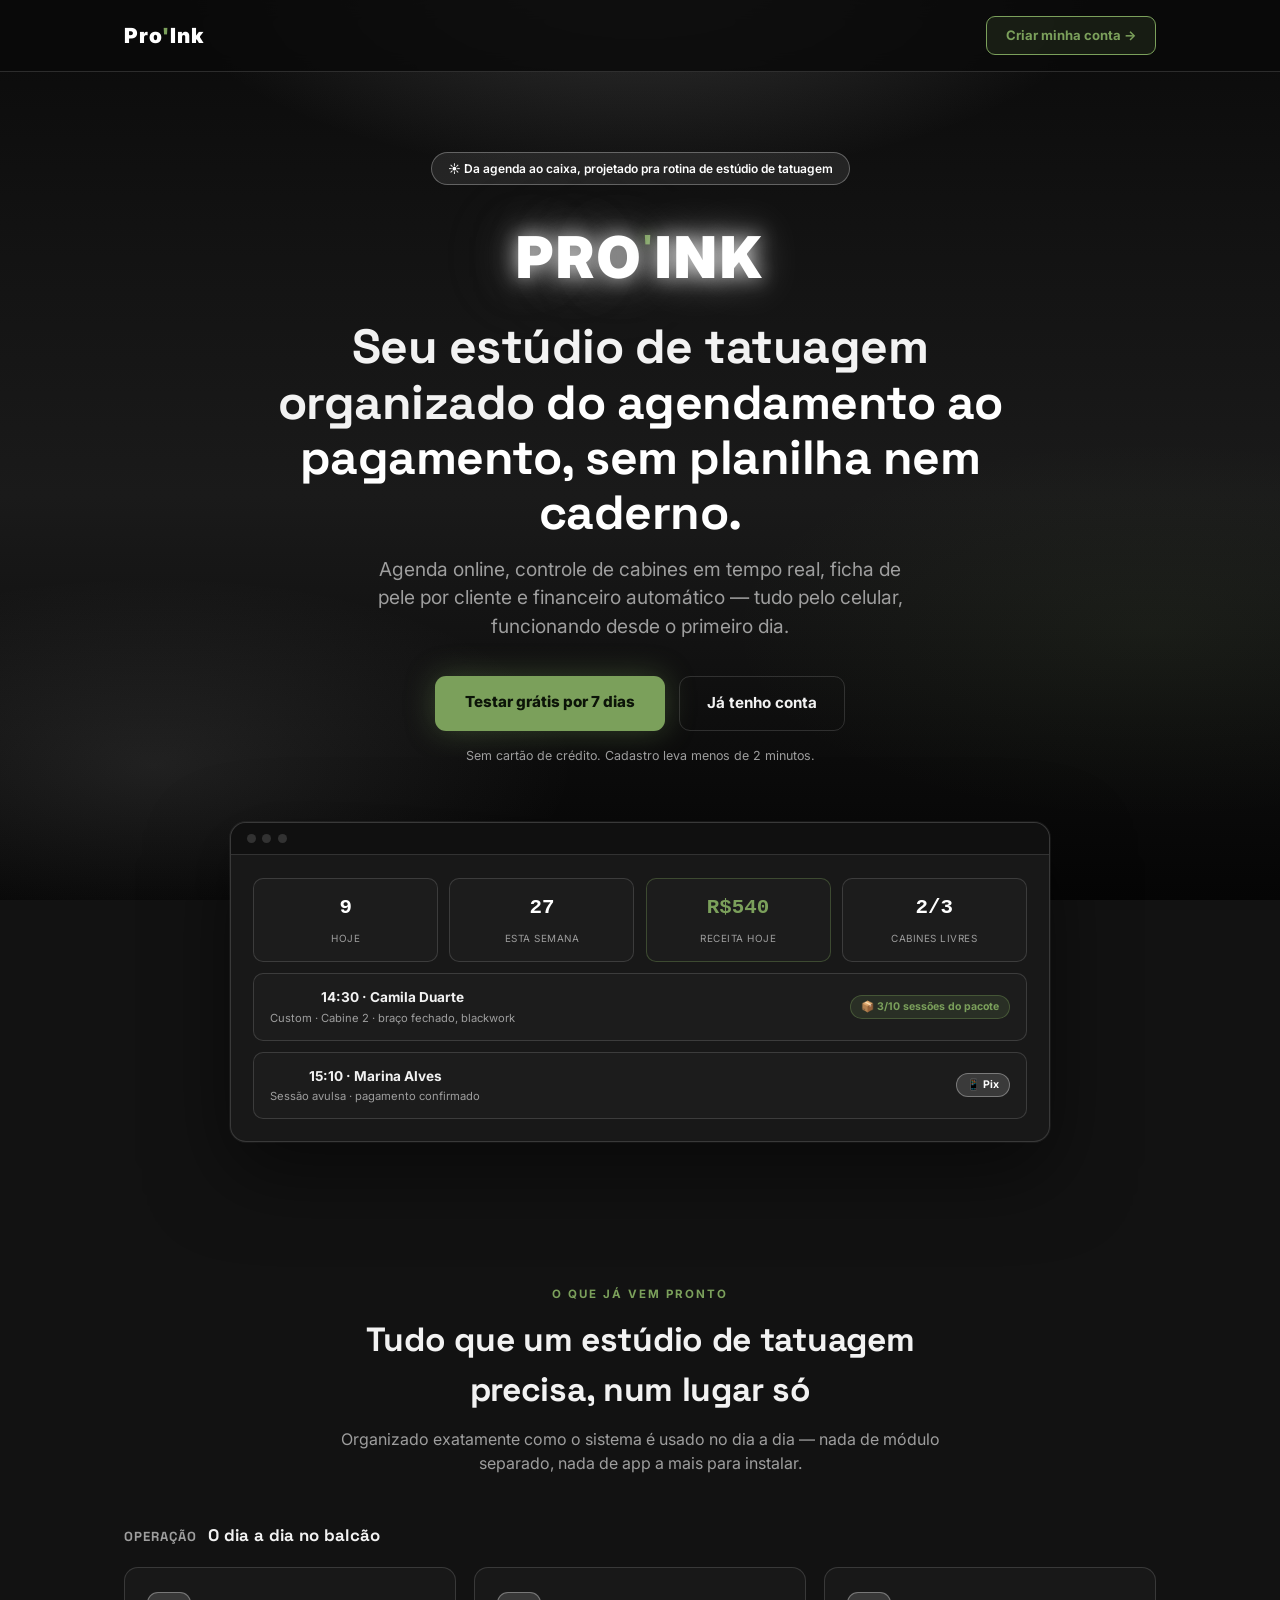
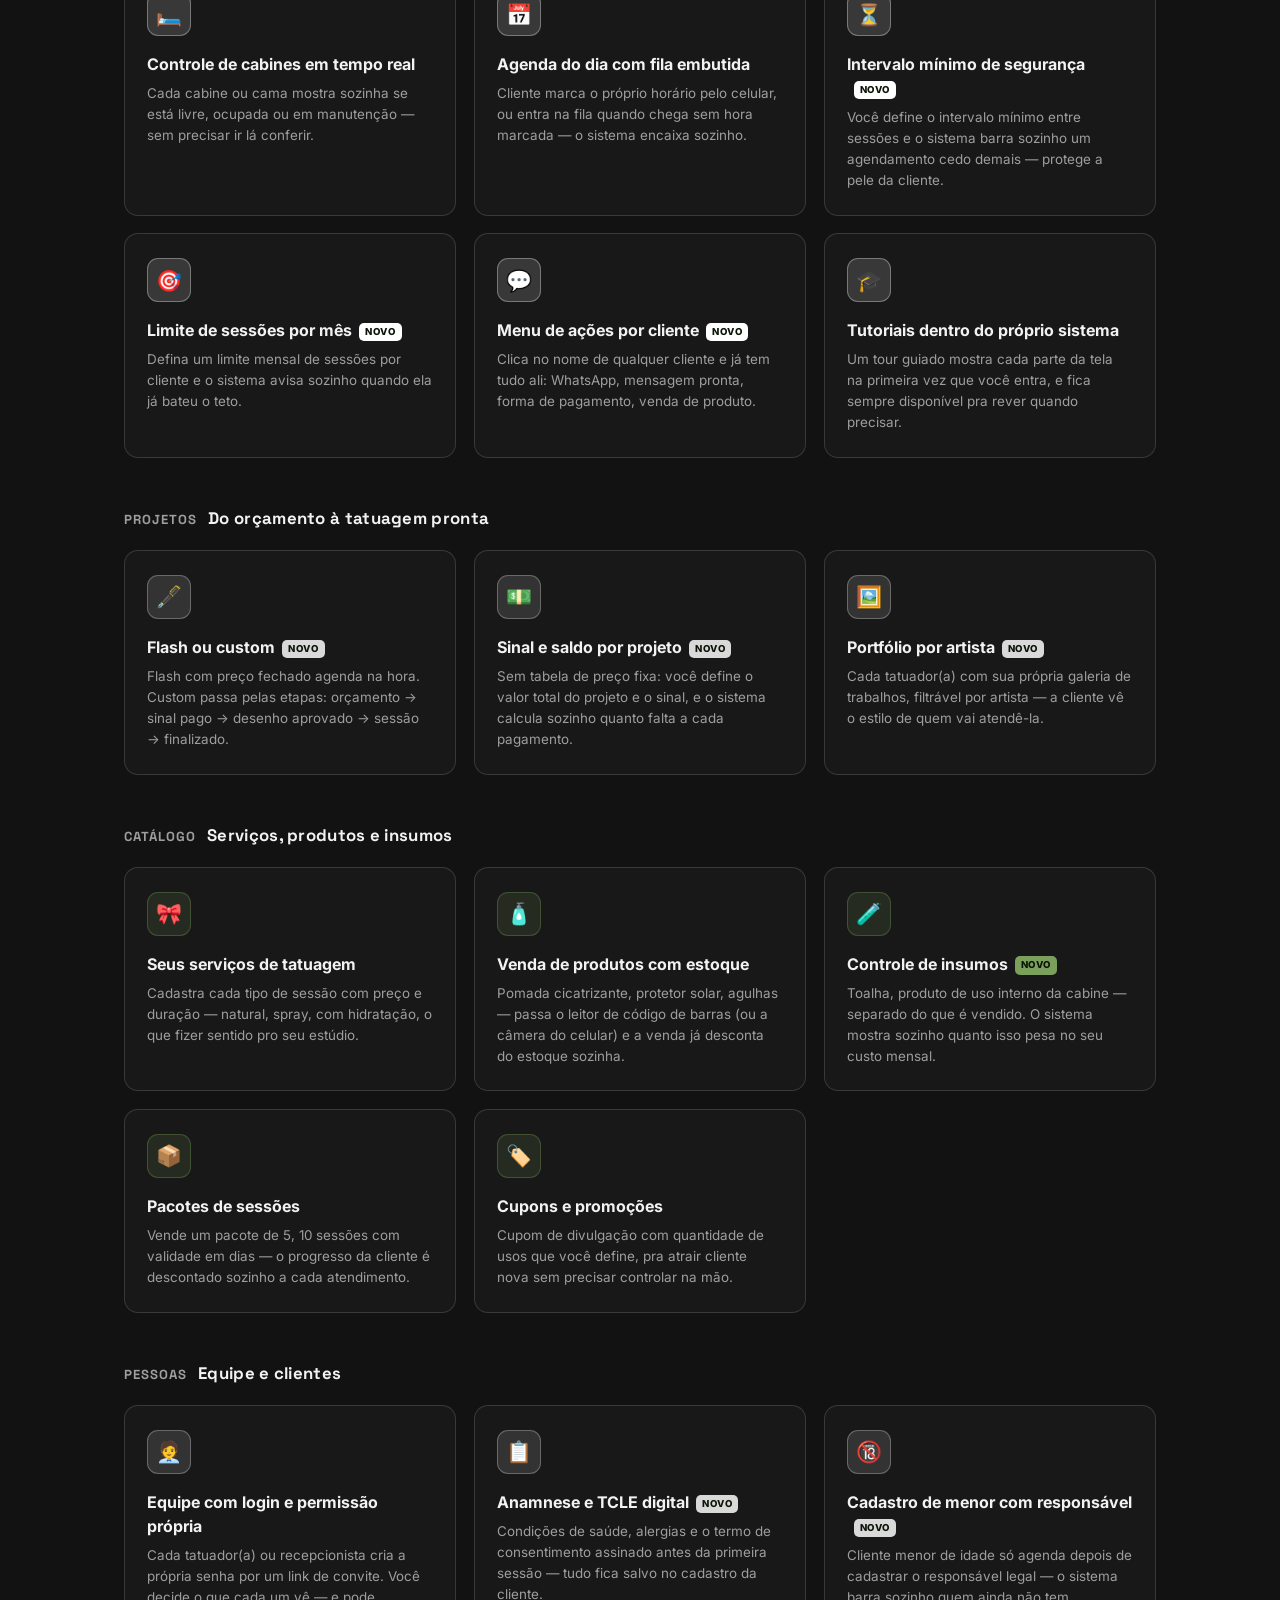
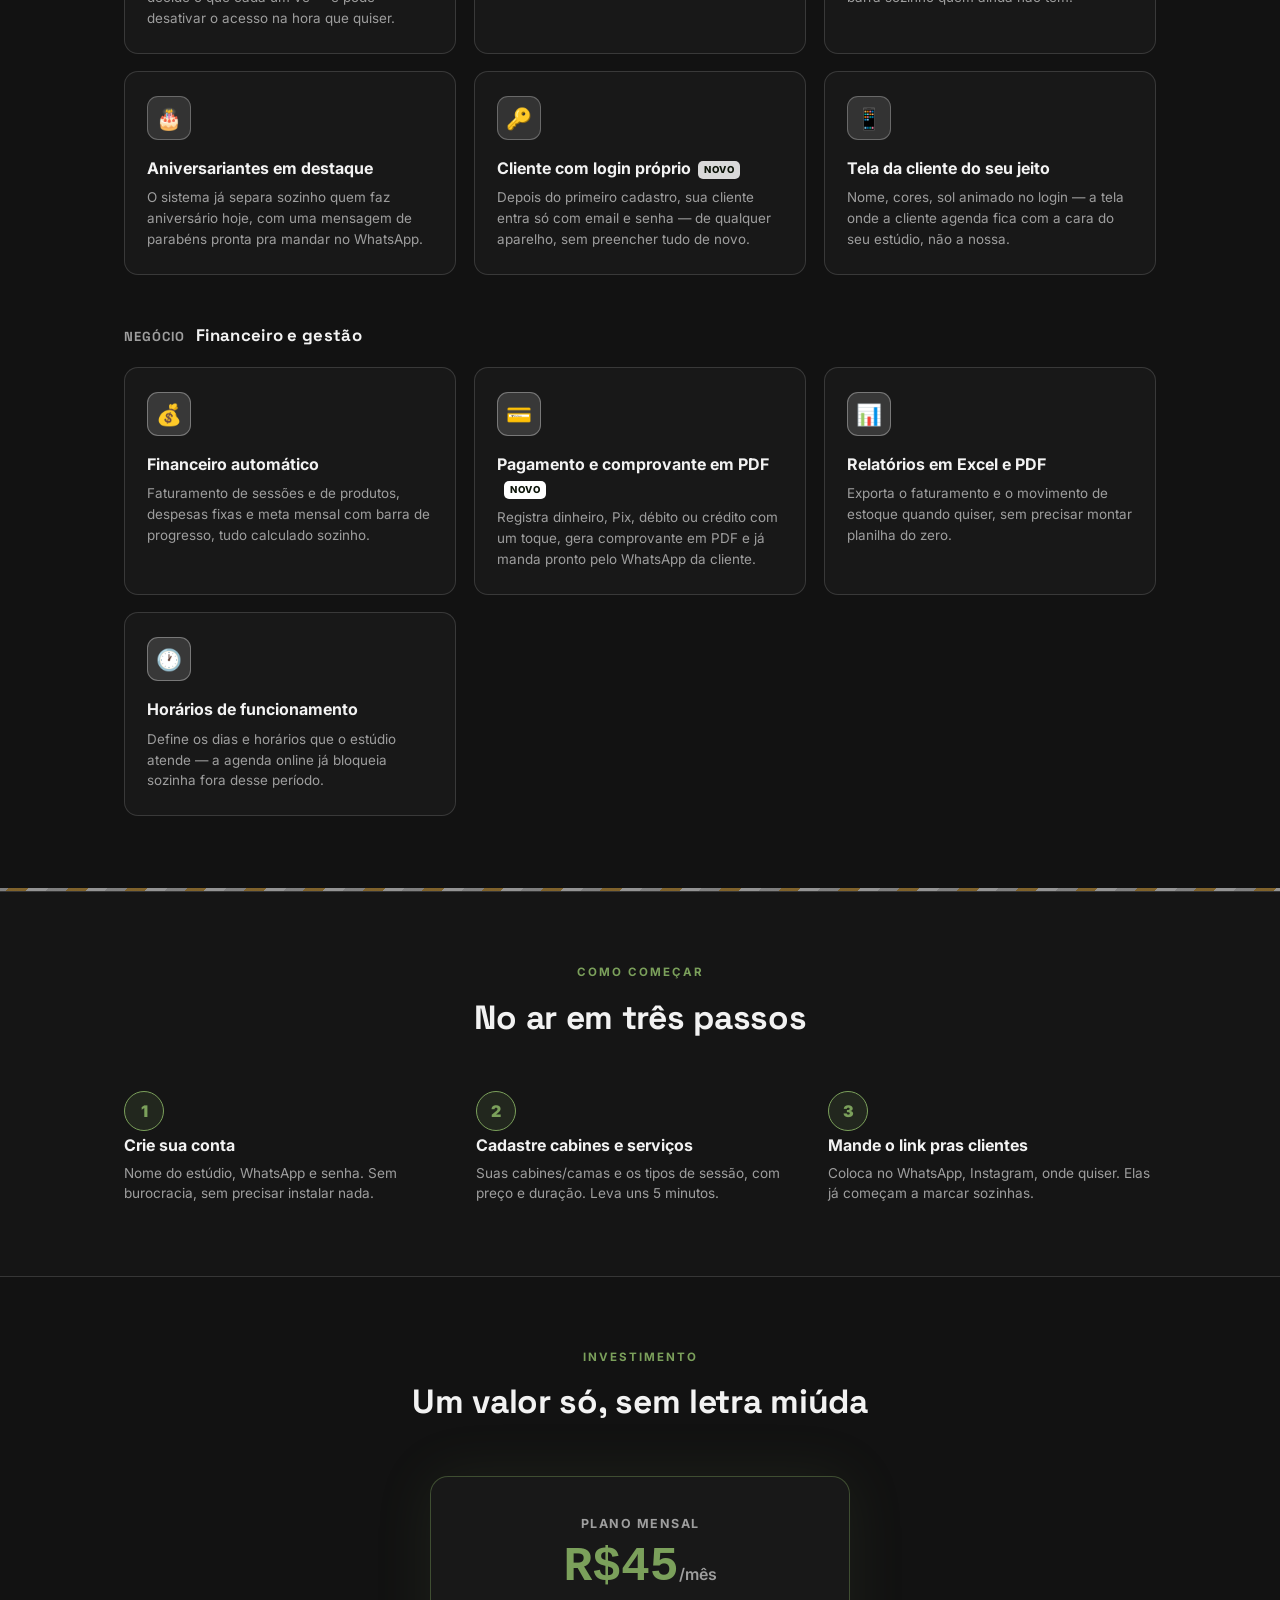
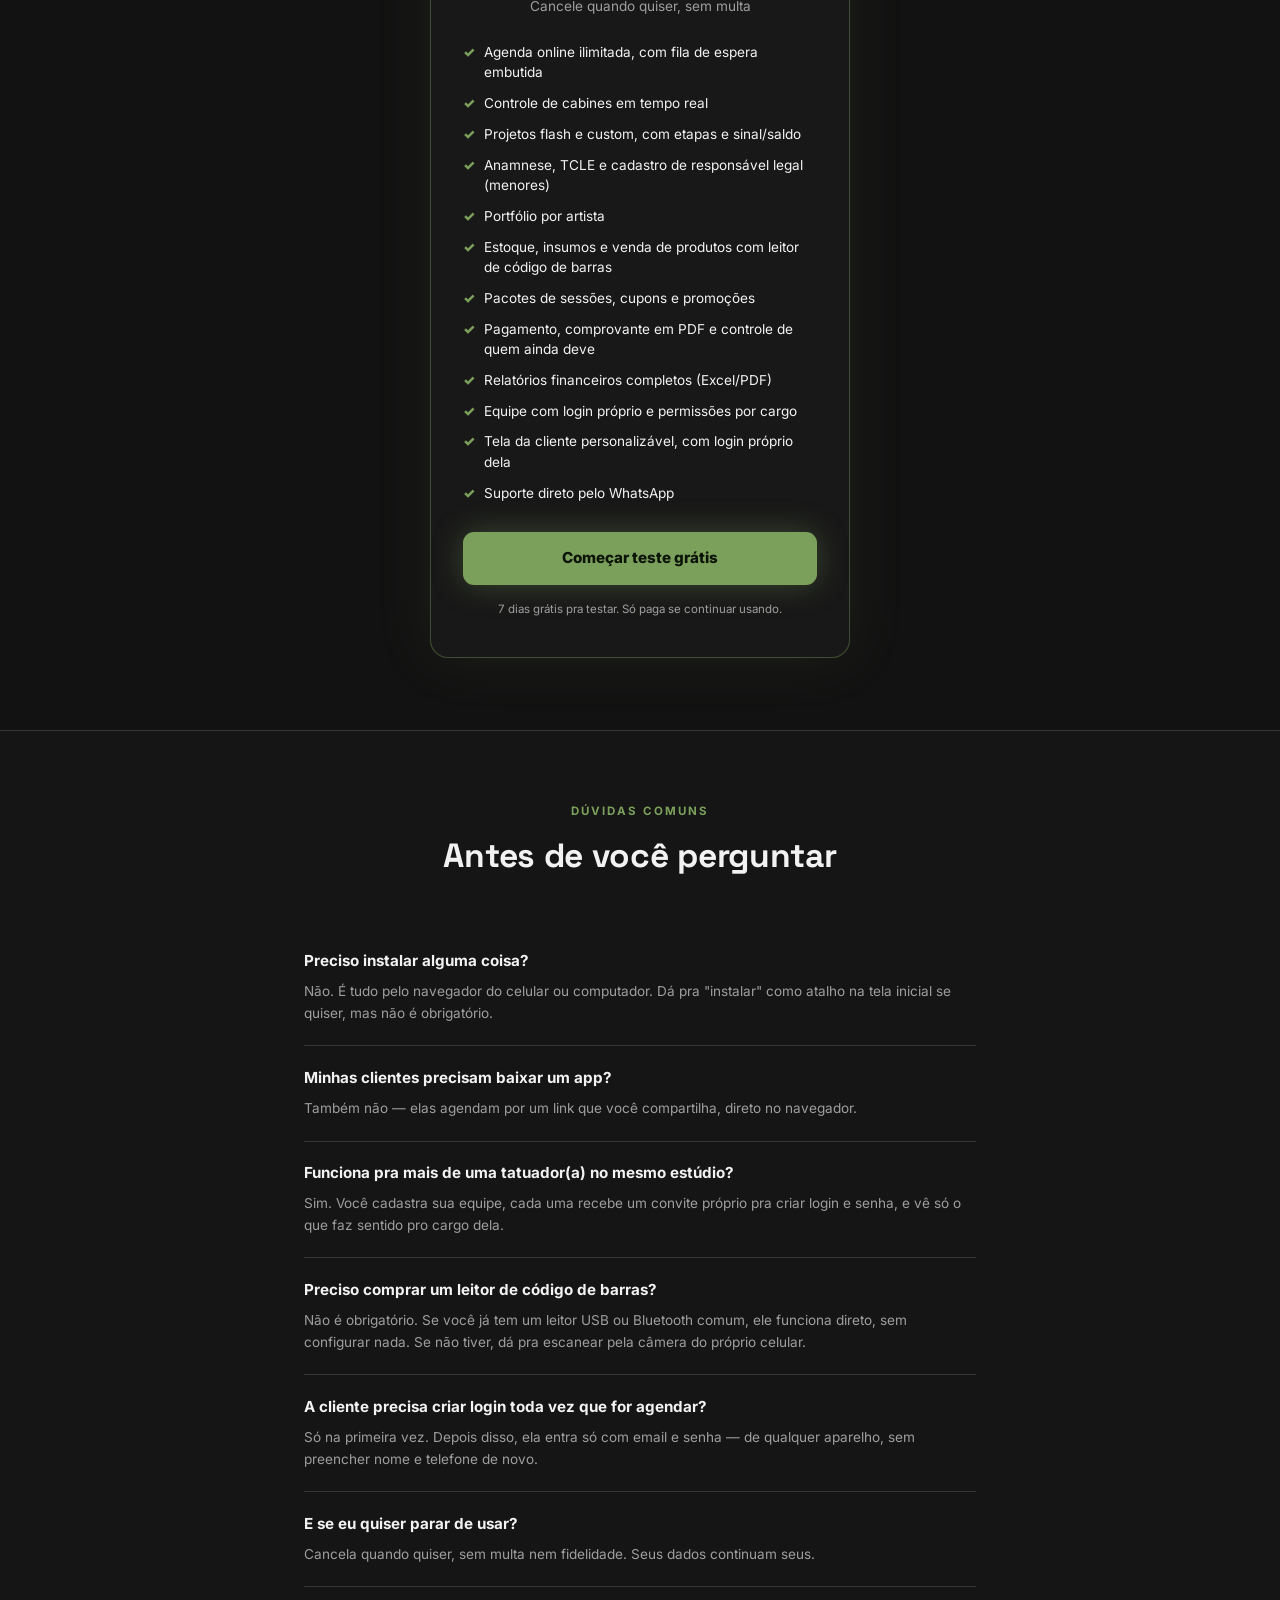
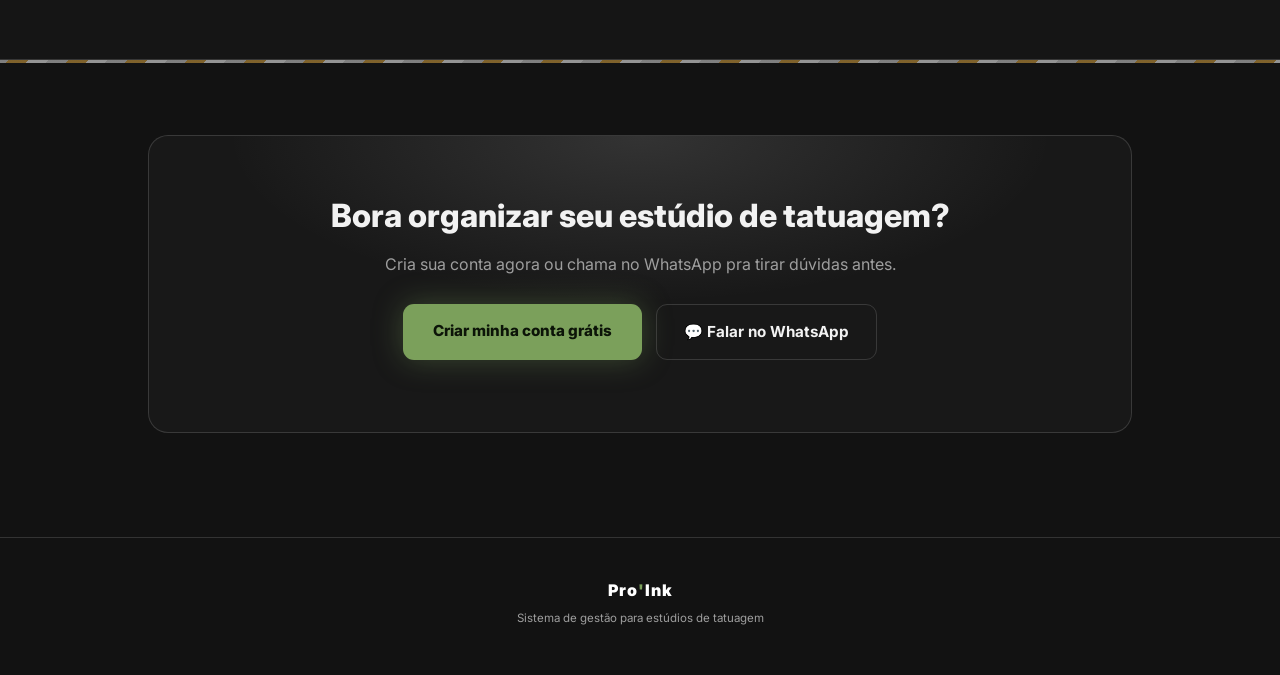
<file: vender.html>
<!DOCTYPE html>
<html lang="pt-BR">
<head>
<meta charset="UTF-8">
<meta name="viewport" content="width=device-width, initial-scale=1.0">
<title>Pro'Ink — Sistema de Gestão para Estúdios de Tatuagem</title>
<link rel="icon" href="icons/favicon.png" type="image/png">
<link rel="apple-touch-icon" href="icons/icon-180.png">
<meta name="theme-color" content="#121212">
<meta name="description" content="O sistema que organiza seu estúdio de tatuagem: agenda, cabines, ficha de pele, pacotes de sessões e financeiro — tudo no celular.">
<link rel="preconnect" href="https://fonts.googleapis.com">
<link rel="preconnect" href="https://fonts.gstatic.com" crossorigin>
<link href="https://fonts.googleapis.com/css2?family=Inter:wght@400;500;600;700;800;900&family=Space+Grotesk:wght@500;600;700&display=swap" rel="stylesheet">
<style>
:root{
    --bg:#121212;--card:#1C1C1C;--card2:#181818;--border:rgba(255,255,255,.14);
    --accent:#D9D9D9;--accent-light:#FFFFFF;--green:#7BA05B;--red:#C1554A;--yellow:#D9A441;
    --text:#F2F2F2;--muted:#9E9E9E;--accent-rgb:217,217,217;
    --font:'Inter',system-ui,sans-serif;--font-display:'Space Grotesk','Inter',system-ui,sans-serif;
}
*{margin:0;padding:0;box-sizing:border-box;}
html{scroll-behavior:smooth;}
body{
    background:var(--bg);color:var(--text);font-family:var(--font);
    line-height:1.5;overflow-x:hidden;
}
a{color:inherit;}
.wrap{max-width:1080px;margin:0 auto;padding:0 1.5rem;}
img{max-width:100%;display:block;}

/* ══ fundo ══ */
#bg{
    position:fixed;inset:0;z-index:-1;
    background:
        radial-gradient(ellipse 70% 45% at 50% -5%, rgba(var(--accent-rgb),.22) 0%, transparent 55%),
        radial-gradient(ellipse 55% 35% at 12% 85%, rgba(var(--accent-rgb),.10) 0%, transparent 60%),
        radial-gradient(ellipse 55% 35% at 90% 70%, rgba(123,160,91,.07) 0%, transparent 60%),
        linear-gradient(180deg,#0a0a0a 0%,#121212 25%,#1a1a1a 55%,#0e0e0e 80%,#050505 100%);
}

/* ══ nav ══ */
nav{
    position:sticky;top:0;z-index:100;
    background:rgba(10,10,10,.85);backdrop-filter:blur(10px);
    border-bottom:1px solid var(--border);
}
nav .wrap{display:flex;align-items:center;justify-content:space-between;padding:1rem 1.5rem;}
.nav-logo{font-size:1.3rem;font-weight:900;letter-spacing:1px;color:var(--accent-light);}
.nav-logo span{color:#fff;}
.nav-cta{
    background:rgba(123,160,91,.12);border:1.5px solid var(--green);color:var(--green);
    padding:.55rem 1.15rem;border-radius:9px;font-weight:700;font-size:.82rem;
    text-decoration:none;white-space:nowrap;transition:background .2s;
}
.nav-cta:hover{background:rgba(123,160,91,.22);}

/* ══ hero ══ */
.hero{padding:5rem 0 4.5rem;text-align:center;position:relative;}
.hero-badge{
    display:inline-flex;align-items:center;gap:.5rem;
    background:rgba(var(--accent-rgb),.10);border:1px solid rgba(var(--accent-rgb),.35);
    border-radius:30px;padding:.4rem 1rem;font-size:.75rem;color:var(--accent-light);
    font-weight:600;margin-bottom:1.8rem;
}
.hero-logo{font-size:clamp(2.2rem,7vw,3.6rem);font-weight:900;letter-spacing:3px;color:var(--accent-light);
    text-shadow:0 0 20px rgba(var(--accent-rgb),.9),0 0 40px rgba(var(--accent-rgb),.5),0 0 80px rgba(var(--accent-rgb),.25);
    animation:flicker 4s infinite;margin-bottom:.4rem;}
.hero-logo .b{color:#fff;text-shadow:0 0 20px rgba(255,255,255,.8),0 0 40px rgba(var(--accent-rgb),.6);}
.hero-logo .apo{color:var(--green);text-shadow:0 0 14px rgba(123,160,91,.95);vertical-align:super;font-size:.55em;}
@keyframes flicker{0%,92%,96%,100%{opacity:1;}93%{opacity:.85;}94%{opacity:1;}95%{opacity:.72;}}
h1{
    font-family:var(--font-display);
    font-size:clamp(1.8rem,4.4vw,3rem);font-weight:700;line-height:1.15;
    max-width:760px;margin:1.2rem auto .9rem;letter-spacing:-.5px;
}
h1 .hl{color:var(--accent-light);}
.hero-sub{
    font-size:clamp(1rem,1.6vw,1.2rem);color:var(--muted);max-width:560px;
    margin:0 auto 2.2rem;
}
.hero-ctas{display:flex;gap:.85rem;justify-content:center;flex-wrap:wrap;margin-bottom:1rem;}
.btn-primary-cta{
    background:var(--green);color:#0c1408;font-weight:800;font-size:.95rem;
    padding:.95rem 1.9rem;border-radius:11px;text-decoration:none;
    box-shadow:0 0 30px rgba(123,160,91,.35);transition:transform .15s,box-shadow .15s;
}
.btn-primary-cta:hover{transform:translateY(-2px);box-shadow:0 0 40px rgba(123,160,91,.5);}
.btn-secondary-cta{
    background:transparent;color:var(--text);font-weight:700;font-size:.95rem;
    padding:.95rem 1.7rem;border-radius:11px;text-decoration:none;
    border:1.5px solid var(--border);transition:border-color .15s,color .15s;
}
.btn-secondary-cta:hover{border-color:var(--accent-light);color:var(--accent-light);}
.hero-note{font-size:.78rem;color:var(--muted);}

/* ══ preview do painel (mockup) ══ */
.preview-wrap{max-width:820px;margin:3.5rem auto 0;position:relative;}
.preview-frame{
    background:var(--card2);border:1px solid var(--border);border-radius:16px;
    box-shadow:0 30px 80px rgba(0,0,0,.5),0 0 0 1px rgba(var(--accent-rgb),.08);
    overflow:hidden;
}
.preview-topbar{
    display:flex;align-items:center;gap:.4rem;padding:.7rem 1rem;
    border-bottom:1px solid var(--border);background:rgba(10,10,10,.6);
}
.preview-dot{width:9px;height:9px;border-radius:50%;background:var(--border);}
.preview-body{padding:1.4rem;display:grid;grid-template-columns:repeat(4,1fr);gap:.7rem;}
.pv-kpi{background:var(--card);border:1px solid var(--border);border-radius:10px;padding:.85rem;}
.pv-kpi b{display:block;font-size:1.3rem;font-weight:900;color:var(--accent-light);font-family:monospace;}
.pv-kpi span{font-size:.62rem;color:var(--muted);text-transform:uppercase;letter-spacing:.5px;}
.pv-row{grid-column:1/-1;background:var(--card);border:1px solid var(--border);border-radius:10px;padding:.8rem 1rem;display:flex;align-items:center;justify-content:space-between;gap:.6rem;flex-wrap:wrap;}
.pv-row .nm{font-weight:700;font-size:.85rem;}
.pv-row .sub{font-size:.7rem;color:var(--muted);margin-top:.15rem;}
.pv-badge{background:rgba(123,160,91,.14);color:var(--green);border:1px solid rgba(123,160,91,.35);border-radius:20px;padding:.2rem .6rem;font-size:.66rem;font-weight:700;}

/* ══ seções ══ */
section{padding:4.5rem 0;}
.eyebrow{
    font-size:.72rem;font-weight:700;letter-spacing:2px;text-transform:uppercase;
    color:var(--green);margin-bottom:.7rem;
}
.section-head{text-align:center;max-width:600px;margin:0 auto 3rem;}
.section-head h2{font-family:var(--font-display);font-size:clamp(1.5rem,3vw,2.1rem);font-weight:700;letter-spacing:-.3px;margin-bottom:.7rem;}
.section-head p{color:var(--muted);font-size:1rem;}

/* ══ divisor "raios de sol" — elemento assinatura da página, ecoando o sol
   giratório da tela de login. Uma faixa fina e quente marcando a transição
   entre os grandes blocos de conteúdo. ══ */
.sun-divider{
    height:3px;width:100%;overflow:hidden;position:relative;
    background:repeating-linear-gradient(-45deg,
        var(--accent) 0 14px, var(--accent-light) 14px 28px, var(--yellow) 28px 42px);
    background-size:200% 100%;
    animation:sunSlide 6s linear infinite;
    opacity:.55;
}
@keyframes sunSlide{from{background-position:0 0;}to{background-position:-84px 0;}}
@media(prefers-reduced-motion:reduce){.sun-divider{animation:none;}}

/* grid de recursos */
.feature-groups{display:flex;flex-direction:column;gap:3rem;}
.feature-group-head{display:flex;align-items:baseline;gap:.7rem;margin-bottom:1.2rem;}
.feature-group-num{font-family:var(--font-display);font-size:.78rem;font-weight:700;color:var(--group-c,var(--accent-light));letter-spacing:1px;}
.feature-group-head h3{font-family:var(--font-display);font-size:1.05rem;font-weight:700;letter-spacing:.3px;}
.feature-group-head span{color:var(--muted);font-size:.82rem;}
.features{display:grid;grid-template-columns:repeat(3,1fr);gap:1.1rem;}
.feature-card{
    background:var(--card2);border:1px solid var(--border);border-radius:14px;
    padding:1.5rem 1.4rem;transition:border-color .2s,transform .2s;
}
.feature-card:hover{border-color:var(--group-c,rgba(var(--accent-rgb),.4));transform:translateY(-3px);}
.feature-icon{
    width:44px;height:44px;border-radius:11px;display:flex;align-items:center;justify-content:center;
    font-size:1.3rem;margin-bottom:1rem;
    background:color-mix(in srgb, var(--group-c,var(--accent-light)) 14%, transparent);
    border:1px solid color-mix(in srgb, var(--group-c,var(--accent-light)) 32%, transparent);
}
.feature-card h3{font-size:1rem;font-weight:700;margin-bottom:.45rem;}
.feature-card p{font-size:.84rem;color:var(--muted);line-height:1.55;}
.feature-card .tag-new{display:inline-block;font-size:.6rem;font-weight:800;letter-spacing:.5px;text-transform:uppercase;color:#0c1408;background:var(--group-c,var(--green));border-radius:5px;padding:.12rem .4rem;margin-left:.4rem;vertical-align:middle;}

/* como funciona */
.steps{display:grid;grid-template-columns:repeat(3,1fr);gap:1.5rem;counter-reset:step;}
.step{position:relative;padding-top:2.6rem;}
.step::before{
    counter-increment:step;content:counter(step);
    position:absolute;top:0;left:0;
    width:2.4rem;height:2.4rem;border-radius:50%;
    background:rgba(123,160,91,.12);border:1.5px solid var(--green);color:var(--green);
    display:flex;align-items:center;justify-content:center;font-weight:900;font-size:1rem;
}
.step h3{font-size:1rem;font-weight:700;margin-bottom:.4rem;}
.step p{font-size:.85rem;color:var(--muted);}

/* preço */
.pricing-card{
    max-width:420px;margin:0 auto;background:var(--card2);
    border:1.5px solid rgba(123,160,91,.4);border-radius:18px;padding:2.4rem 2rem;
    text-align:center;box-shadow:0 0 60px rgba(123,160,91,.10);
}
.price-tag{font-size:.78rem;color:var(--muted);text-transform:uppercase;letter-spacing:1.5px;font-weight:700;margin-bottom:.6rem;}
.price-val{font-size:3rem;font-weight:900;color:var(--green);font-family:monospace;line-height:1;}
.price-val small{font-size:1rem;color:var(--muted);font-weight:600;font-family:var(--font);}
.price-per{color:var(--muted);font-size:.85rem;margin-top:.3rem;margin-bottom:1.6rem;}
.price-list{list-style:none;text-align:left;margin-bottom:1.8rem;display:flex;flex-direction:column;gap:.65rem;}
.price-list li{font-size:.85rem;color:var(--text);display:flex;align-items:flex-start;gap:.55rem;}
.price-list li::before{content:'✓';color:var(--green);font-weight:900;flex-shrink:0;}
.price-trial{font-size:.72rem;color:var(--muted);margin-top:1rem;}

/* faq */
.faq-item{border-bottom:1px solid var(--border);padding:1.3rem 0;}
.faq-item h3{font-size:.95rem;font-weight:700;margin-bottom:.5rem;}
.faq-item p{font-size:.85rem;color:var(--muted);line-height:1.6;}

/* cta final */
.cta-final{
    text-align:center;background:var(--card2);border:1px solid var(--border);
    border-radius:20px;padding:3.5rem 2rem;margin:0 1.5rem;
    position:relative;overflow:hidden;
}
.cta-final::before{
    content:'';position:absolute;inset:0;
    background:radial-gradient(ellipse 60% 80% at 50% 0%,rgba(var(--accent-rgb),.14),transparent 70%);
    pointer-events:none;
}
.cta-final h2{font-size:clamp(1.4rem,3vw,2rem);font-weight:800;margin-bottom:.7rem;position:relative;}
.cta-final p{color:var(--muted);margin-bottom:1.8rem;position:relative;}

footer{padding:2.5rem 0 3rem;text-align:center;border-top:1px solid var(--border);margin-top:2rem;}
footer .nav-logo{font-size:1rem;margin-bottom:.5rem;display:block;}
footer p{font-size:.72rem;color:var(--muted);}
footer a{color:var(--accent-light);text-decoration:none;}

@media(max-width:780px){
    .features{grid-template-columns:1fr 1fr;}
    .steps{grid-template-columns:1fr;gap:2rem;}
    .preview-body{grid-template-columns:1fr 1fr;}
}
@media(max-width:520px){
    .features{grid-template-columns:1fr;}
    .hero{padding:3.5rem 0 3rem;}
    section{padding:3.2rem 0;}
    .cta-final{margin:0 1rem;padding:2.5rem 1.4rem;}
}
</style>
</head>
<body>
<div id="bg"></div>

<nav>
    <div class="wrap">
        <div class="nav-logo"><span class="marca-pro" style="color:var(--accent-light)">Pro</span><span class="apo" style="color:var(--green)">'</span><span style="color:#fff">Ink</span></div>
        <a href="index.html" class="nav-cta cta-cadastro">Criar minha conta →</a>
    </div>
</nav>

<header class="hero">
    <div class="wrap">
        <div class="hero-badge">☀️ Da agenda ao caixa, projetado pra rotina de estúdio de tatuagem</div>
        <div class="hero-logo">PRO<span class="apo">'</span><span class="b">INK</span></div>
        <h1>Seu estúdio de tatuagem organizado <span class="hl">do agendamento ao pagamento, sem planilha nem caderno.</span></h1>
        <p class="hero-sub">Agenda online, controle de cabines em tempo real, ficha de pele por cliente e financeiro automático — tudo pelo celular, funcionando desde o primeiro dia.</p>
        <div class="hero-ctas">
            <a href="index.html" class="btn-primary-cta cta-cadastro">Testar grátis por 7 dias</a>
            <a href="tatuador.html" class="btn-secondary-cta">Já tenho conta</a>
        </div>
        <p class="hero-note">Sem cartão de crédito. Cadastro leva menos de 2 minutos.</p>

        <div class="preview-wrap">
            <div class="preview-frame">
                <div class="preview-topbar">
                    <div class="preview-dot"></div><div class="preview-dot"></div><div class="preview-dot"></div>
                </div>
                <div class="preview-body">
                    <div class="pv-kpi"><b>9</b><span>Hoje</span></div>
                    <div class="pv-kpi"><b>27</b><span>Esta semana</span></div>
                    <div class="pv-kpi" style="border-color:rgba(123,160,91,.35)"><b style="color:var(--green)">R$540</b><span>Receita hoje</span></div>
                    <div class="pv-kpi"><b>2/3</b><span>Cabines livres</span></div>
                    <div class="pv-row">
                        <div>
                            <div class="nm">14:30 · Camila Duarte</div>
                            <div class="sub">Custom · Cabine 2 · braço fechado, blackwork</div>
                        </div>
                        <span class="pv-badge">📦 3/10 sessões do pacote</span>
                    </div>
                    <div class="pv-row">
                        <div>
                            <div class="nm">15:10 · Marina Alves</div>
                            <div class="sub">Sessão avulsa · pagamento confirmado</div>
                        </div>
                        <span class="pv-badge" style="background:rgba(var(--accent-rgb),.16);color:var(--accent-light);border-color:rgba(var(--accent-rgb),.4)">📱 Pix</span>
                    </div>
                </div>
            </div>
        </div>
    </div>
</header>

<section id="recursos">
    <div class="wrap">
        <div class="section-head">
            <div class="eyebrow" style="text-align:center">O que já vem pronto</div>
            <h2>Tudo que um estúdio de tatuagem precisa, num lugar só</h2>
            <p>Organizado exatamente como o sistema é usado no dia a dia — nada de módulo separado, nada de app a mais para instalar.</p>
        </div>

        <div class="feature-groups">

            <div class="feature-group" style="--group-c:var(--accent-light)">
                <div class="feature-group-head">
                    <span class="feature-group-num">OPERAÇÃO</span>
                    <h3>O dia a dia no balcão</h3>
                </div>
                <div class="features">
                    <div class="feature-card">
                        <div class="feature-icon">🛏️</div>
                        <h3>Controle de cabines em tempo real</h3>
                        <p>Cada cabine ou cama mostra sozinha se está livre, ocupada ou em manutenção — sem precisar ir lá conferir.</p>
                    </div>
                    <div class="feature-card">
                        <div class="feature-icon">📅</div>
                        <h3>Agenda do dia com fila embutida</h3>
                        <p>Cliente marca o próprio horário pelo celular, ou entra na fila quando chega sem hora marcada — o sistema encaixa sozinho.</p>
                    </div>
                    <div class="feature-card">
                        <div class="feature-icon">⏳</div>
                        <h3>Intervalo mínimo de segurança<span class="tag-new">Novo</span></h3>
                        <p>Você define o intervalo mínimo entre sessões e o sistema barra sozinho um agendamento cedo demais — protege a pele da cliente.</p>
                    </div>
                    <div class="feature-card">
                        <div class="feature-icon">🎯</div>
                        <h3>Limite de sessões por mês<span class="tag-new">Novo</span></h3>
                        <p>Defina um limite mensal de sessões por cliente e o sistema avisa sozinho quando ela já bateu o teto.</p>
                    </div>
                    <div class="feature-card">
                        <div class="feature-icon">💬</div>
                        <h3>Menu de ações por cliente<span class="tag-new">Novo</span></h3>
                        <p>Clica no nome de qualquer cliente e já tem tudo ali: WhatsApp, mensagem pronta, forma de pagamento, venda de produto.</p>
                    </div>
                    <div class="feature-card">
                        <div class="feature-icon">🎓</div>
                        <h3>Tutoriais dentro do próprio sistema</h3>
                        <p>Um tour guiado mostra cada parte da tela na primeira vez que você entra, e fica sempre disponível pra rever quando precisar.</p>
                    </div>
                </div>
            </div>

            <div class="feature-group" style="--group-c:var(--accent)">
                <div class="feature-group-head">
                    <span class="feature-group-num">PROJETOS</span>
                    <h3>Do orçamento à tatuagem pronta</h3>
                </div>
                <div class="features">
                    <div class="feature-card">
                        <div class="feature-icon">🖋️</div>
                        <h3>Flash ou custom<span class="tag-new">Novo</span></h3>
                        <p>Flash com preço fechado agenda na hora. Custom passa pelas etapas: orçamento → sinal pago → desenho aprovado → sessão → finalizado.</p>
                    </div>
                    <div class="feature-card">
                        <div class="feature-icon">💵</div>
                        <h3>Sinal e saldo por projeto<span class="tag-new">Novo</span></h3>
                        <p>Sem tabela de preço fixa: você define o valor total do projeto e o sinal, e o sistema calcula sozinho quanto falta a cada pagamento.</p>
                    </div>
                    <div class="feature-card">
                        <div class="feature-icon">🖼️</div>
                        <h3>Portfólio por artista<span class="tag-new">Novo</span></h3>
                        <p>Cada tatuador(a) com sua própria galeria de trabalhos, filtrável por artista — a cliente vê o estilo de quem vai atendê-la.</p>
                    </div>
                </div>
            </div>

            <div class="feature-group" style="--group-c:var(--green)">
                <div class="feature-group-head">
                    <span class="feature-group-num">CATÁLOGO</span>
                    <h3>Serviços, produtos e insumos</h3>
                </div>
                <div class="features">
                    <div class="feature-card">
                        <div class="feature-icon">🎀</div>
                        <h3>Seus serviços de tatuagem</h3>
                        <p>Cadastra cada tipo de sessão com preço e duração — natural, spray, com hidratação, o que fizer sentido pro seu estúdio.</p>
                    </div>
                    <div class="feature-card">
                        <div class="feature-icon">🧴</div>
                        <h3>Venda de produtos com estoque</h3>
                        <p>Pomada cicatrizante, protetor solar, agulhas — passa o leitor de código de barras (ou a câmera do celular) e a venda já desconta do estoque sozinha.</p>
                    </div>
                    <div class="feature-card">
                        <div class="feature-icon">🧪</div>
                        <h3>Controle de insumos<span class="tag-new">Novo</span></h3>
                        <p>Toalha, produto de uso interno da cabine — separado do que é vendido. O sistema mostra sozinho quanto isso pesa no seu custo mensal.</p>
                    </div>
                    <div class="feature-card">
                        <div class="feature-icon">📦</div>
                        <h3>Pacotes de sessões</h3>
                        <p>Vende um pacote de 5, 10 sessões com validade em dias — o progresso da cliente é descontado sozinho a cada atendimento.</p>
                    </div>
                    <div class="feature-card">
                        <div class="feature-icon">🏷️</div>
                        <h3>Cupons e promoções</h3>
                        <p>Cupom de divulgação com quantidade de usos que você define, pra atrair cliente nova sem precisar controlar na mão.</p>
                    </div>
                </div>
            </div>

            <div class="feature-group" style="--group-c:var(--accent)">
                <div class="feature-group-head">
                    <span class="feature-group-num">PESSOAS</span>
                    <h3>Equipe e clientes</h3>
                </div>
                <div class="features">
                    <div class="feature-card">
                        <div class="feature-icon">🧑‍💼</div>
                        <h3>Equipe com login e permissão própria</h3>
                        <p>Cada tatuador(a) ou recepcionista cria a própria senha por um link de convite. Você decide o que cada um vê — e pode desativar o acesso na hora que quiser.</p>
                    </div>
                    <div class="feature-card">
                        <div class="feature-icon">📋</div>
                        <h3>Anamnese e TCLE digital<span class="tag-new">Novo</span></h3>
                        <p>Condições de saúde, alergias e o termo de consentimento assinado antes da primeira sessão — tudo fica salvo no cadastro da cliente.</p>
                    </div>
                    <div class="feature-card">
                        <div class="feature-icon">🔞</div>
                        <h3>Cadastro de menor com responsável<span class="tag-new">Novo</span></h3>
                        <p>Cliente menor de idade só agenda depois de cadastrar o responsável legal — o sistema barra sozinho quem ainda não tem.</p>
                    </div>
                    <div class="feature-card">
                        <div class="feature-icon">🎂</div>
                        <h3>Aniversariantes em destaque</h3>
                        <p>O sistema já separa sozinho quem faz aniversário hoje, com uma mensagem de parabéns pronta pra mandar no WhatsApp.</p>
                    </div>
                    <div class="feature-card">
                        <div class="feature-icon">🔑</div>
                        <h3>Cliente com login próprio<span class="tag-new">Novo</span></h3>
                        <p>Depois do primeiro cadastro, sua cliente entra só com email e senha — de qualquer aparelho, sem preencher tudo de novo.</p>
                    </div>
                    <div class="feature-card">
                        <div class="feature-icon">📱</div>
                        <h3>Tela da cliente do seu jeito</h3>
                        <p>Nome, cores, sol animado no login — a tela onde a cliente agenda fica com a cara do seu estúdio, não a nossa.</p>
                    </div>
                </div>
            </div>

            <div class="feature-group" style="--group-c:var(--accent-light)">
                <div class="feature-group-head">
                    <span class="feature-group-num">NEGÓCIO</span>
                    <h3>Financeiro e gestão</h3>
                </div>
                <div class="features">
                    <div class="feature-card">
                        <div class="feature-icon">💰</div>
                        <h3>Financeiro automático</h3>
                        <p>Faturamento de sessões e de produtos, despesas fixas e meta mensal com barra de progresso, tudo calculado sozinho.</p>
                    </div>
                    <div class="feature-card">
                        <div class="feature-icon">💳</div>
                        <h3>Pagamento e comprovante em PDF<span class="tag-new">Novo</span></h3>
                        <p>Registra dinheiro, Pix, débito ou crédito com um toque, gera comprovante em PDF e já manda pronto pelo WhatsApp da cliente.</p>
                    </div>
                    <div class="feature-card">
                        <div class="feature-icon">📊</div>
                        <h3>Relatórios em Excel e PDF</h3>
                        <p>Exporta o faturamento e o movimento de estoque quando quiser, sem precisar montar planilha do zero.</p>
                    </div>
                    <div class="feature-card">
                        <div class="feature-icon">🕐</div>
                        <h3>Horários de funcionamento</h3>
                        <p>Define os dias e horários que o estúdio atende — a agenda online já bloqueia sozinha fora desse período.</p>
                    </div>
                </div>
            </div>

        </div>
    </div>
</section>

<div class="sun-divider"></div>

<section id="como-funciona" style="background:rgba(245,230,211,.015);border-top:1px solid var(--border);border-bottom:1px solid var(--border)">
    <div class="wrap">
        <div class="section-head">
            <div class="eyebrow" style="text-align:center">Como começar</div>
            <h2>No ar em três passos</h2>
        </div>
        <div class="steps">
            <div class="step">
                <h3>Crie sua conta</h3>
                <p>Nome do estúdio, WhatsApp e senha. Sem burocracia, sem precisar instalar nada.</p>
            </div>
            <div class="step">
                <h3>Cadastre cabines e serviços</h3>
                <p>Suas cabines/camas e os tipos de sessão, com preço e duração. Leva uns 5 minutos.</p>
            </div>
            <div class="step">
                <h3>Mande o link pras clientes</h3>
                <p>Coloca no WhatsApp, Instagram, onde quiser. Elas já começam a marcar sozinhas.</p>
            </div>
        </div>
    </div>
</section>

<section id="preco">
    <div class="wrap">
        <div class="section-head">
            <div class="eyebrow" style="text-align:center">Investimento</div>
            <h2>Um valor só, sem letra miúda</h2>
        </div>
        <div class="pricing-card">
            <div class="price-tag">Plano mensal</div>
            <div class="price-val" id="preco-valor">R$45<small>/mês</small></div>
            <div class="price-per">Cancele quando quiser, sem multa</div>
            <ul class="price-list">
                <li>Agenda online ilimitada, com fila de espera embutida</li>
                <li>Controle de cabines em tempo real</li>
                <li>Projetos flash e custom, com etapas e sinal/saldo</li>
                <li>Anamnese, TCLE e cadastro de responsável legal (menores)</li>
                <li>Portfólio por artista</li>
                <li>Estoque, insumos e venda de produtos com leitor de código de barras</li>
                <li>Pacotes de sessões, cupons e promoções</li>
                <li>Pagamento, comprovante em PDF e controle de quem ainda deve</li>
                <li>Relatórios financeiros completos (Excel/PDF)</li>
                <li>Equipe com login próprio e permissões por cargo</li>
                <li>Tela da cliente personalizável, com login próprio dela</li>
                <li>Suporte direto pelo WhatsApp</li>
            </ul>
            <a href="index.html" class="btn-primary-cta cta-cadastro" style="display:block;width:100%">Começar teste grátis</a>
            <div class="price-trial">7 dias grátis pra testar. Só paga se continuar usando.</div>
        </div>
    </div>
</section>

<section id="faq" style="background:rgba(245,230,211,.015);border-top:1px solid var(--border);border-bottom:1px solid var(--border)">
    <div class="wrap" style="max-width:720px">
        <div class="section-head">
            <div class="eyebrow" style="text-align:center">Dúvidas comuns</div>
            <h2>Antes de você perguntar</h2>
        </div>
        <div class="faq-item">
            <h3>Preciso instalar alguma coisa?</h3>
            <p>Não. É tudo pelo navegador do celular ou computador. Dá pra "instalar" como atalho na tela inicial se quiser, mas não é obrigatório.</p>
        </div>
        <div class="faq-item">
            <h3>Minhas clientes precisam baixar um app?</h3>
            <p>Também não — elas agendam por um link que você compartilha, direto no navegador.</p>
        </div>
        <div class="faq-item">
            <h3>Funciona pra mais de uma tatuador(a) no mesmo estúdio?</h3>
            <p>Sim. Você cadastra sua equipe, cada uma recebe um convite próprio pra criar login e senha, e vê só o que faz sentido pro cargo dela.</p>
        </div>
        <div class="faq-item">
            <h3>Preciso comprar um leitor de código de barras?</h3>
            <p>Não é obrigatório. Se você já tem um leitor USB ou Bluetooth comum, ele funciona direto, sem configurar nada. Se não tiver, dá pra escanear pela câmera do próprio celular.</p>
        </div>
        <div class="faq-item">
            <h3>A cliente precisa criar login toda vez que for agendar?</h3>
            <p>Só na primeira vez. Depois disso, ela entra só com email e senha — de qualquer aparelho, sem preencher nome e telefone de novo.</p>
        </div>
        <div class="faq-item">
            <h3>E se eu quiser parar de usar?</h3>
            <p>Cancela quando quiser, sem multa nem fidelidade. Seus dados continuam seus.</p>
        </div>
    </div>
</section>

<div class="sun-divider"></div>

<section id="contato">
    <div class="wrap">
        <div class="cta-final">
            <h2>Bora organizar seu estúdio de tatuagem?</h2>
            <p>Cria sua conta agora ou chama no WhatsApp pra tirar dúvidas antes.</p>
            <div class="hero-ctas">
                <a href="index.html" class="btn-primary-cta cta-cadastro">Criar minha conta grátis</a>
                <a href="#" id="link-wpp-vender" class="btn-secondary-cta" target="_blank">💬 Falar no WhatsApp</a>
            </div>
        </div>
    </div>
</section>

<footer>
    <div class="wrap">
        <span class="nav-logo"><span class="marca-pro" style="color:var(--accent-light)">Pro</span><span style="color:var(--green)">'</span><span style="color:#fff">Ink</span></span>
        <p>Sistema de gestão para estúdios de tatuagem</p>
    </div>
</footer>

<script type="module">
import { VALOR_MENSALIDADE, WHATSAPP_SUPORTE } from './js/admin-config.js?v=20260728d';

document.getElementById('preco-valor').innerHTML =
    'R$' + Number(VALOR_MENSALIDADE).toFixed(0) + '<small>/mês</small>';

const msg = encodeURIComponent("Olá! Vi a página do Pro'Ink e quero saber mais sobre o sistema pro meu estúdio.");
document.getElementById('link-wpp-vender').href = `https://wa.me/${WHATSAPP_SUPORTE}?text=${msg}`;
</script>
</body>
</html>
</file>
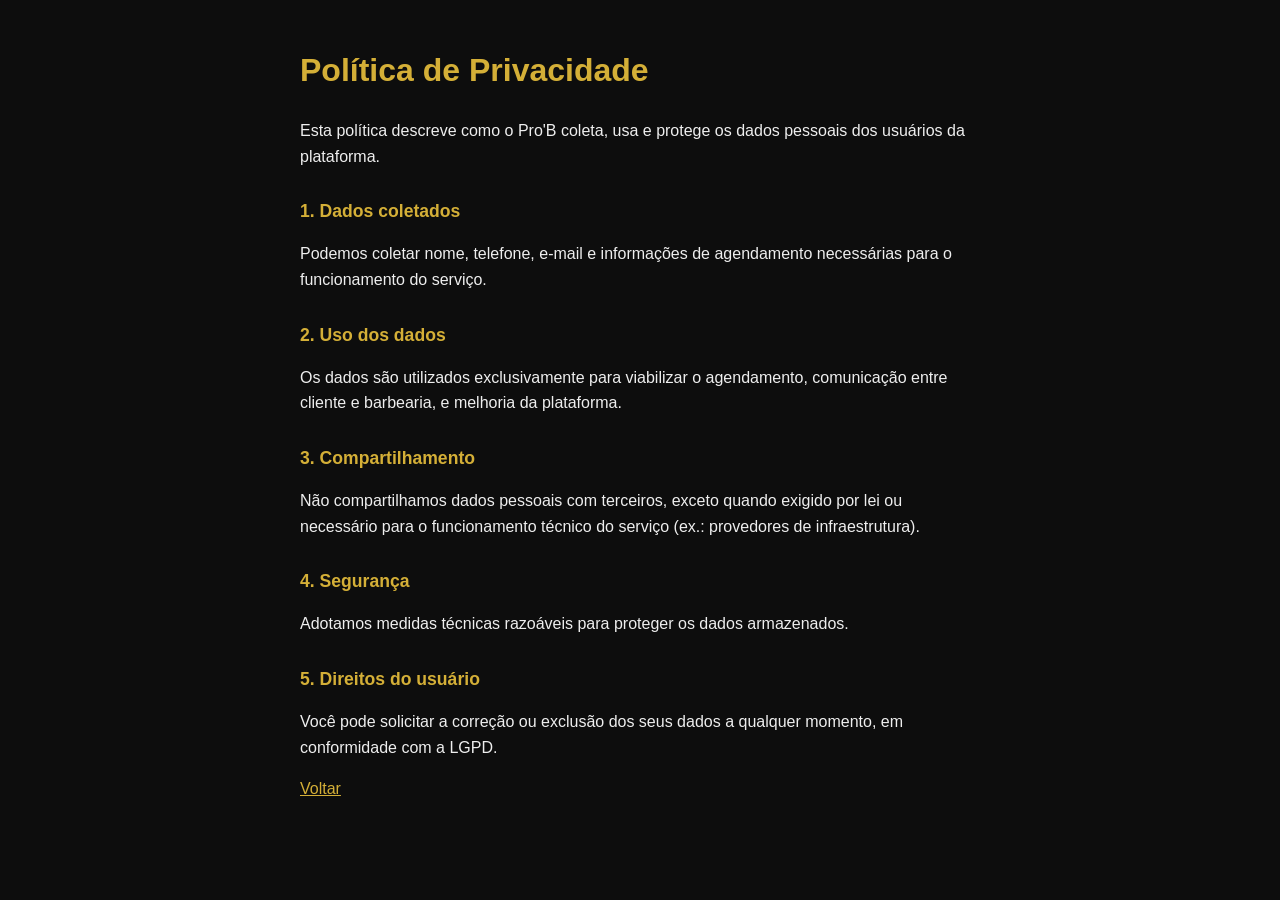
<file: base-pro-barbearia/politica-privacidade.html>
<!DOCTYPE html>
<html lang="pt-BR">
<head>
<meta charset="UTF-8">
<meta name="viewport" content="width=device-width, initial-scale=1.0">
<title>Política de Privacidade — Pro'B</title>
<style>
  body { font-family: -apple-system, Segoe UI, Roboto, Arial, sans-serif; background:#0d0d0d; color:#eee; margin:0; padding:24px; line-height:1.6; }
  .wrap { max-width:680px; margin:0 auto; }
  h1 { color:#d4af37; }
  a { color:#d4af37; }
  h2 { color:#d4af37; font-size:1.1rem; margin-top:28px; }
</style>
</head>
<body>
<div class="wrap">
  <h1>Política de Privacidade</h1>
  <p>Esta política descreve como o Pro'B coleta, usa e protege os dados pessoais dos usuários da plataforma.</p>

  <h2>1. Dados coletados</h2>
  <p>Podemos coletar nome, telefone, e-mail e informações de agendamento necessárias para o funcionamento do serviço.</p>

  <h2>2. Uso dos dados</h2>
  <p>Os dados são utilizados exclusivamente para viabilizar o agendamento, comunicação entre cliente e barbearia, e melhoria da plataforma.</p>

  <h2>3. Compartilhamento</h2>
  <p>Não compartilhamos dados pessoais com terceiros, exceto quando exigido por lei ou necessário para o funcionamento técnico do serviço (ex.: provedores de infraestrutura).</p>

  <h2>4. Segurança</h2>
  <p>Adotamos medidas técnicas razoáveis para proteger os dados armazenados.</p>

  <h2>5. Direitos do usuário</h2>
  <p>Você pode solicitar a correção ou exclusão dos seus dados a qualquer momento, em conformidade com a LGPD.</p>

  <p><a href="/">Voltar</a></p>
</div>
</body>
</html>
</file>
